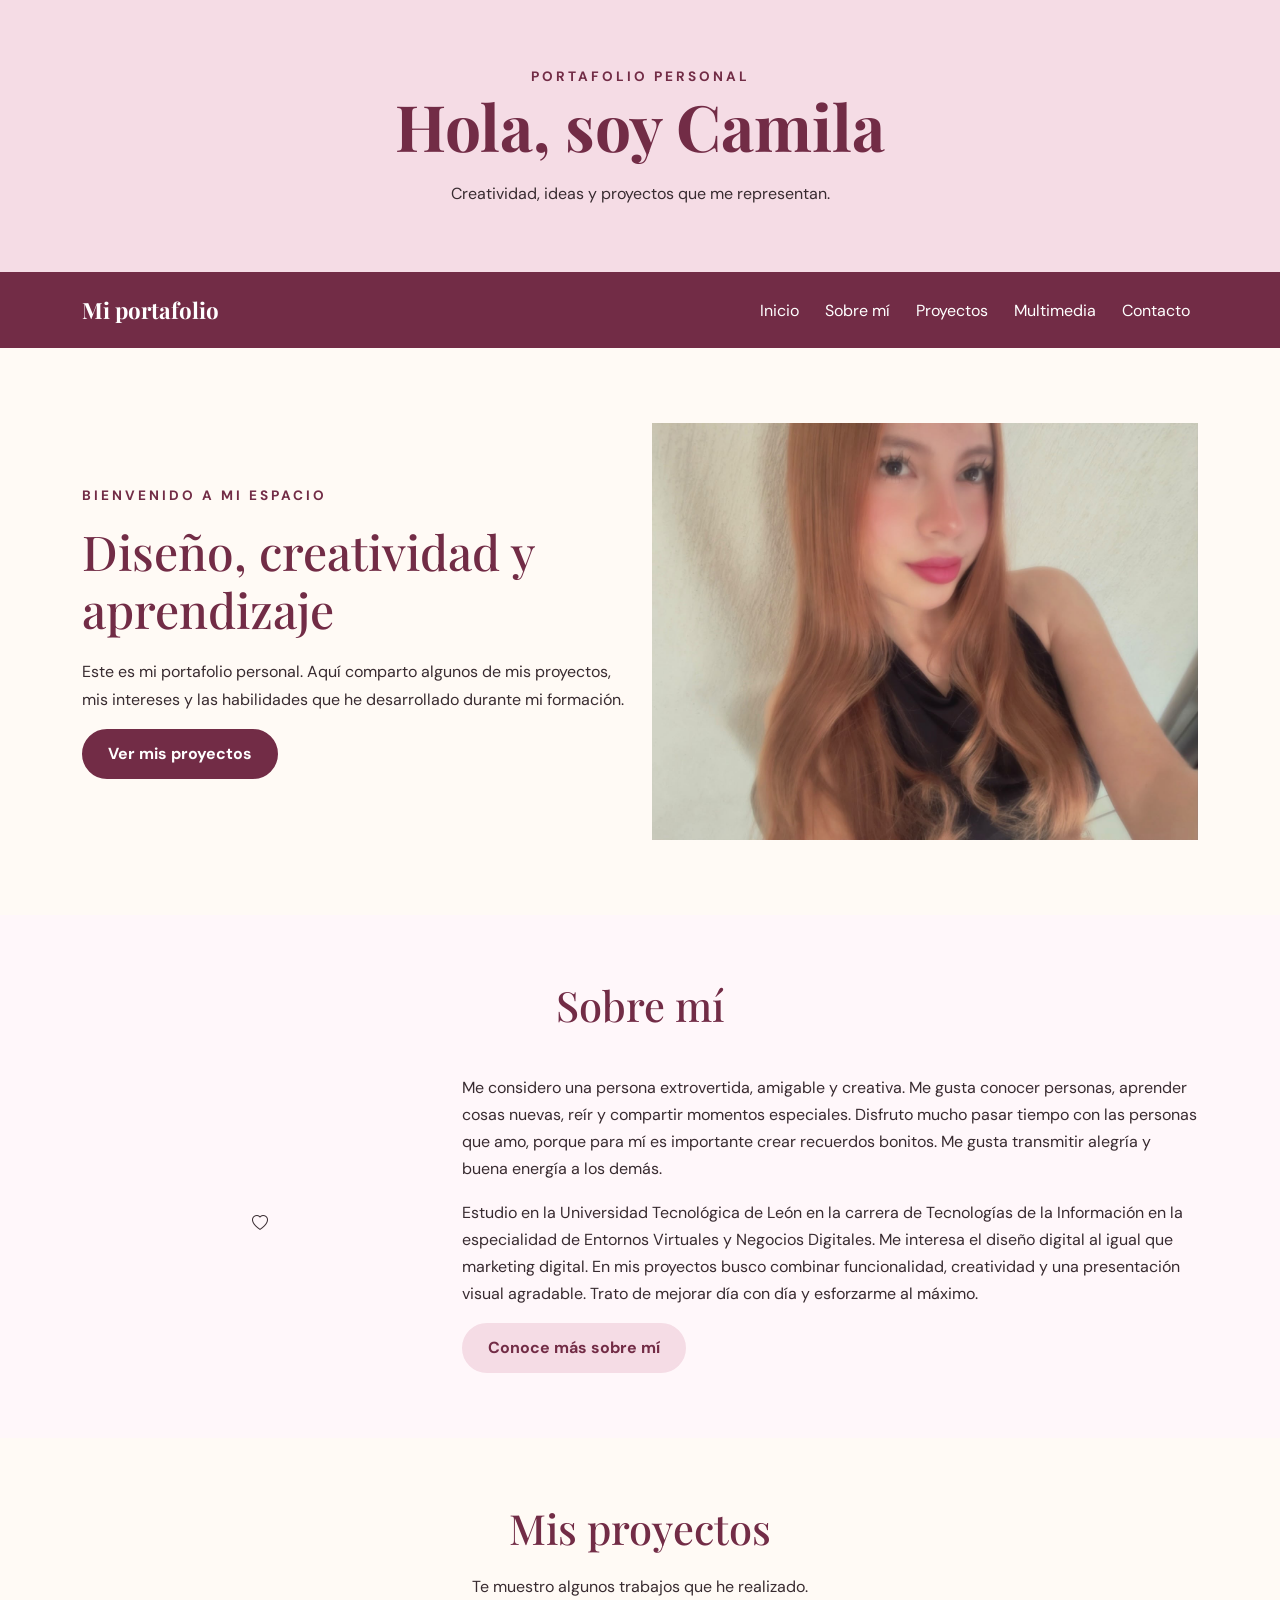
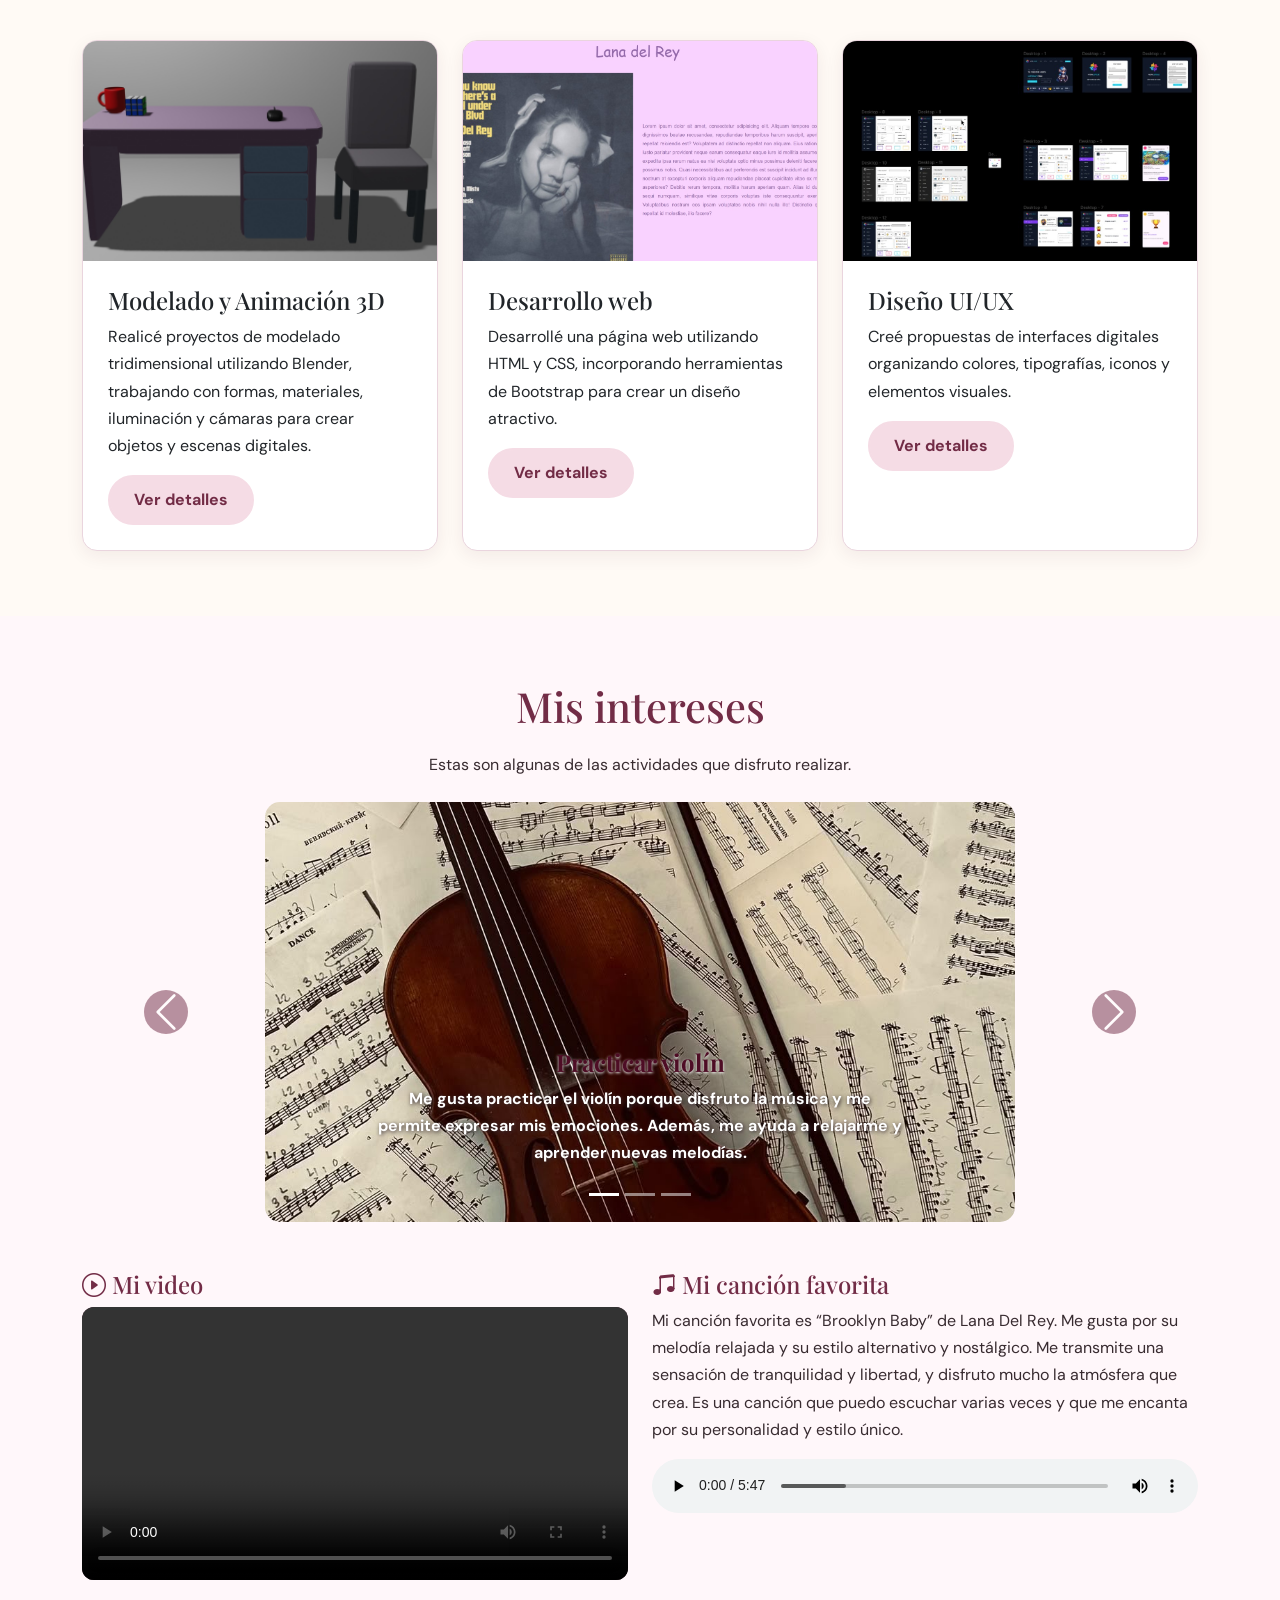
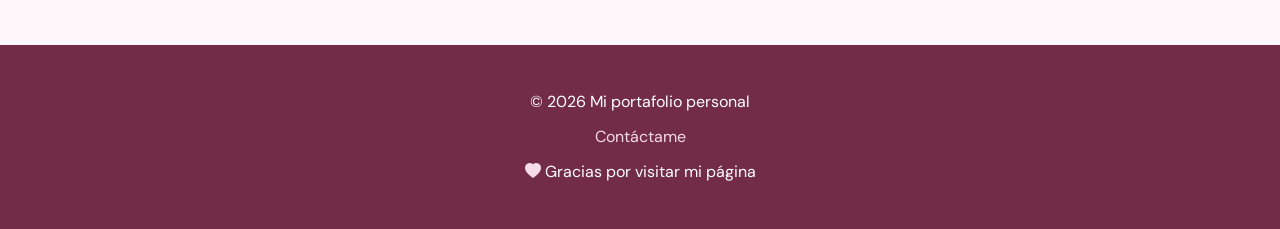
<file: index.html>
<!DOCTYPE html>
<html lang="es">
<head>
    <meta charset="UTF-8">
    <meta name="viewport" content="width=device-width, initial-scale=1.0">
    <meta name="author" content="Camila Palomino Vera">
    <meta name="description" content="Portafolio personal de diseño, proyectos y habilidades.">
    <meta name="keywords" content="portafolio, diseño, proyectos, HTML, CSS, Bootstrap">
    <title>Mi portafolio personal</title>
    <link rel="icon" href="imagenes/favicon.png" type="image/png">
    <link rel="preconnect" href="https://fonts.googleapis.com">
    <link href="https://fonts.googleapis.com/css2?family=DM+Sans:wght@400;500;700&family=Playfair+Display:wght@600;700&display=swap" rel="stylesheet">
    <link href="https://cdn.jsdelivr.net/npm/bootstrap@5.3.3/dist/css/bootstrap.min.css" rel="stylesheet">
    <link rel="stylesheet" href="https://cdn.jsdelivr.net/npm/bootstrap-icons@1.11.3/font/bootstrap-icons.min.css">
    <link rel="stylesheet" href="css/estilos.css">
</head>
<body>
    <header class="encabezado text-center">
        <p class="subtitulo">PORTAFOLIO PERSONAL</p>
        <h1>Hola, soy Camila</h1>
        <p>Creatividad, ideas y proyectos que me representan.</p>
    </header>
    <nav class="navbar navbar-expand-lg navbar-dark navegacion">
        <div class="container">
            <a class="navbar-brand" href="index.html">Mi portafolio</a>
            <button class="navbar-toggler" type="button"
                data-bs-toggle="collapse"
                data-bs-target="#menu"
                aria-controls="menu"
                aria-expanded="false"
                aria-label="Mostrar menú">
                <span class="navbar-toggler-icon"></span>
            </button>
            <div class="collapse navbar-collapse" id="menu">
                <ul class="navbar-nav ms-auto">
                    <li class="nav-item">
                        <a class="nav-link" href="#inicio">Inicio</a>
                    </li>
                    <li class="nav-item">
                        <a class="nav-link" href="#sobre-mi">Sobre mí</a>
                    </li>
                    <li class="nav-item">
                        <a class="nav-link" href="#proyectos">Proyectos</a>
                    </li>
                    <li class="nav-item">
                        <a class="nav-link" href="#multimedia">Multimedia</a>
                    </li>
                    <li class="nav-item">
                        <a class="nav-link" href="contacto.html">Contacto</a>
                    </li>
                </ul>
            </div>
        </div>
    </nav>
    <main>
        <section id="inicio" class="seccion-inicio container">
            <div class="row align-items-center g-4">
                <div class="col-md-6">
                    <p class="subtitulo">BIENVENIDO A MI ESPACIO</p>
                    <h2>Diseño, creatividad y aprendizaje</h2>
                    <p>
                        Este es mi portafolio personal. Aquí comparto algunos de mis proyectos, mis intereses y las habilidades que he desarrollado durante mi formación.
                    </p>
                    <a href="#proyectos" class="btn boton-principal">
                        Ver mis proyectos
                    </a>
                </div>
                <div class="col-md-6 text-center">
                    <img src="imagenes/perfil.jpg"
                        alt="Fotografía personal"
                        class="img-fluid imagen-perfil">
                </div>
            </div>
        </section>
        <section id="sobre-mi" class="seccion seccion-rosa">
            <div class="container">
                <h2 class="text-center">Sobre mí</h2>
                <div class="row align-items-center g-4 mt-3">
                    <div class="col-md-4 text-center">
                        <i class="bi bi-heart"></i>
                    </div>
                    <div class="col-md-8">
                        <p>
                            Me considero una persona extrovertida, amigable y creativa. Me gusta conocer personas, aprender cosas nuevas, reír y compartir momentos especiales. Disfruto mucho pasar tiempo con las personas que amo, porque para mí es importante crear recuerdos bonitos. Me gusta transmitir alegría y buena energía a los demás.
                        </p>
                        <p>
                            Estudio en la Universidad Tecnológica de León en la carrera de Tecnologías de la Información en la especialidad de Entornos Virtuales y Negocios Digitales. Me interesa el diseño digital al igual que marketing digital. En mis proyectos busco combinar funcionalidad, creatividad y una presentación visual agradable. Trato de mejorar día con día y esforzarme al máximo.
                        </p>
                        <button class="btn boton-secundario"
                            type="button"
                            data-bs-toggle="collapse"
                            data-bs-target="#masSobreMi"
                            aria-expanded="false"
                            aria-controls="masSobreMi">
                            Conoce más sobre mí
                        </button>
                        <div class="collapse mt-3" id="masSobreMi">
                            <div class="card card-body">
                                Disfruto aprender mediante la práctica, experimentar con diferentes estilos y mejorar mis habilidades en cada proyecto.
                            </div>
                        </div>
                    </div>
                </div>
            </div>
        </section>
        <section id="proyectos" class="seccion container">
            <h2 class="text-center">Mis proyectos</h2>
            <p class="text-center">
                Te muestro algunos trabajos que he realizado.
            </p>
            <div class="row g-4 mt-2">
                <div class="col-md-4">
                    <article class="card tarjeta h-100">
                        <img src="imagenes/proyecto1.jpg"
                            class="card-img-top"
                            alt="Proyecto de diseño gráfico">
                            <div class="card-body">
                            <h3 class="card-title">Modelado y Animación 3D</h3>
                            <p class="card-text">
                                Realicé proyectos de modelado tridimensional utilizando Blender, trabajando con formas, materiales, iluminación y cámaras para crear objetos y escenas digitales.
                            </p>
                            <button class="btn boton-secundario"
                                data-bs-toggle="modal"
                                data-bs-target="#modal1">
                                Ver detalles
                            </button>
                        </div>
                    </article>
                </div>
                <div class="col-md-4">
                    <article class="card tarjeta h-100">
                        <img src="imagenes/proyecto2.jpg"
                            class="card-img-top"
                            alt="Proyecto de diseño web">
                            <div class="card-body">
                            <h3 class="card-title">Desarrollo web</h3>
                            <p class="card-text">
                                Desarrollé una página web utilizando HTML y CSS, incorporando herramientas de Bootstrap para crear un diseño atractivo.
                            </p>
                            <button class="btn boton-secundario"
                                data-bs-toggle="modal"
                                data-bs-target="#modal2">
                                Ver detalles
                            </button>
                        </div>
                    </article>
                </div>
                <div class="col-md-4">
                    <article class="card tarjeta h-100">
                        <img src="imagenes/proyecto3.jpg"
                            class="card-img-top"
                            alt="Proyecto creativo">
                            <div class="card-body">
                            <h3 class="card-title">Diseño UI/UX</h3>
                            <p class="card-text">
                                Creé propuestas de interfaces digitales organizando colores, tipografías, iconos y elementos visuales.
                            </p>
                            <button class="btn boton-secundario"
                                data-bs-toggle="modal"
                                data-bs-target="#modal3">
                                Ver detalles
                            </button>
                        </div>
                    </article>
                </div>

            </div>
        </section>
        <div class="modal fade" id="modal1" tabindex="-1"
            aria-labelledby="tituloModal1" aria-hidden="true">
            <div class="modal-dialog modal-dialog-centered">
                <div class="modal-content">
                    <div class="modal-header">
                        <h2 class="modal-title fs-5" id="tituloModal1">
                            Modelado y Animación 3D
                        </h2>
                        <button type="button" class="btn-close"
                            data-bs-dismiss="modal" aria-label="Cerrar"></button>
                    </div>
                    <div class="modal-body">
                        Este trabajo me permitió desarrollar mi creatividad y mejorar mis habilidades de diseño en 3D.
                    </div>
                </div>
            </div>
        </div>
        <div class="modal fade" id="modal2" tabindex="-1"
            aria-labelledby="tituloModal2" aria-hidden="true">
            <div class="modal-dialog modal-dialog-centered">
                <div class="modal-content">
                    <div class="modal-header">
                        <h2 class="modal-title fs-5" id="tituloModal2">
                            Desarrollo web
                        </h2>
                        <button type="button" class="btn-close"
                            data-bs-dismiss="modal" aria-label="Cerrar"></button>
                    </div>
                    <div class="modal-body">
                        Este proyecto me permitió reforzar mis conocimientos de desarrollo web, diseño responsivo y estructura de páginas, combinando creatividad y funcionalidad en una misma propuesta.
                    </div>
                </div>
            </div>
        </div>
        <div class="modal fade" id="modal3" tabindex="-1"
            aria-labelledby="tituloModal3" aria-hidden="true">
            <div class="modal-dialog modal-dialog-centered">
                <div class="modal-content">
                    <div class="modal-header">
                        <h2 class="modal-title fs-5" id="tituloModal3">
                            Diseño UI/UX
                        </h2>
                        <button type="button" class="btn-close"
                            data-bs-dismiss="modal" aria-label="Cerrar"></button>
                    </div>
                    <div class="modal-body">
                        Mi objetivo fue desarrollar diseños atractivos, intuitivos y fáciles de utilizar, teniendo en cuenta las necesidades de los usuarios.
                    </div>
                </div>
            </div>
        </div>
        <section id="multimedia" class="seccion seccion-rosa">
    <div class="container">
        <h2 class="text-center">Mis intereses</h2>
        <p class="text-center mt-3">
            Estas son algunas de las actividades que disfruto realizar.
        </p>
        <div id="carruselHobbies"
             class="carousel slide mt-4"
             data-bs-ride="carousel">
             <div class="carousel-indicators">
                <button type="button"
                        data-bs-target="#carruselHobbies"
                        data-bs-slide-to="0"
                        class="active"
                        aria-current="true"
                        aria-label="Hobbie 1"></button>
                        <button type="button"
                        data-bs-target="#carruselHobbies"
                        data-bs-slide-to="1"
                        aria-label="Hobbie 2"></button>
                        <button type="button"
                        data-bs-target="#carruselHobbies"
                        data-bs-slide-to="2"
                        aria-label="Hobbie 3"></button>
            </div>
            <div class="carousel-inner carrusel-contenido">
                <div class="carousel-item active">
                    <img src="imagenes/hobbie1.jpg"
                         class="d-block w-100"
                         alt="Practicar violín">
                        <div class="carousel-caption">
                        <h3>Practicar violín</h3>
                        <p>Me gusta practicar el violín porque disfruto la música y me permite expresar mis emociones. Además, me ayuda a relajarme y aprender nuevas melodías.</p>
                    </div>
                </div>
                <div class="carousel-item">
                    <img src="imagenes/hobbie2.jpg"
                         class="d-block w-100"
                         alt="Hostess en eventos">
                         <div class="carousel-caption">
                        <h3>Hostess en eventos</h3>
                        <p>Me gusta trabajar como hostess en eventos porque disfruto convivir con las personas, conocer gente nueva y brindar una buena atención. Además, me permite desarrollar mis habilidades de comunicación y organización.</p>
                    </div>
                </div>
                <div class="carousel-item">
                    <img src="imagenes/hobbie3.jpg"
                         class="d-block w-100"
                         alt="Cine">
                         <div class="carousel-caption">
                        <h3>Cine</h3>
                        <p>Me gusta ir al cine porque me permite desconectarme de la rutina, disfrutar y conectar con las películas y pasar un buen rato con las personas que me acompañan.</p>
                    </div>
                </div>
            </div>
            <button class="carousel-control-prev"
                    type="button"
                    data-bs-target="#carruselHobbies"
                    data-bs-slide="prev"
                    aria-label="Hobby anterior">
                    <span class="carousel-control-prev-icon"></span>
            </button>
            <button class="carousel-control-next"
                    type="button"
                    data-bs-target="#carruselHobbies"
                    data-bs-slide="next"
                    aria-label="Siguiente hobby">
                    <span class="carousel-control-next-icon"></span>
            </button>
        </div>
                <div class="row g-4 mt-4">
                    <div class="col-md-6">
                        <h3><i class="bi bi-play-circle"></i> Mi video</h3>
                        <video controls class="multimedia">
                            <source src="media/video-portafolio.mp4"
                                type="video/mp4">
                        </video>
                    </div>
                    <div class="col-md-6">
                        <h3><i class="bi bi-music-note-beamed"></i> Mi canción favorita</h3>
                        <p>Mi canción favorita es “Brooklyn Baby” de Lana Del Rey. Me gusta por su melodía relajada y su estilo alternativo y nostálgico. Me transmite una sensación de tranquilidad y libertad, y disfruto mucho la atmósfera que crea. Es una canción que puedo escuchar varias veces y que me encanta por su personalidad y estilo único.</p>
                        <audio controls class="w-100">
                            <source src="media/audio-portafolio.mp3"
                                type="audio/mpeg">
                        </audio>
                    </div>
                </div>
            </div>
        </section>
    </main>
    <footer class="pie-pagina text-center">
        <p>© 2026 Mi portafolio personal</p>
        <a href="contacto.html">Contáctame</a>
        <p>
            <i class="bi bi-heart-fill"></i>
            Gracias por visitar mi página
        </p>
    </footer>
    <script src="https://cdn.jsdelivr.net/npm/bootstrap@5.3.3/dist/js/bootstrap.bundle.min.js"></script>
</body>
</html>
</file>
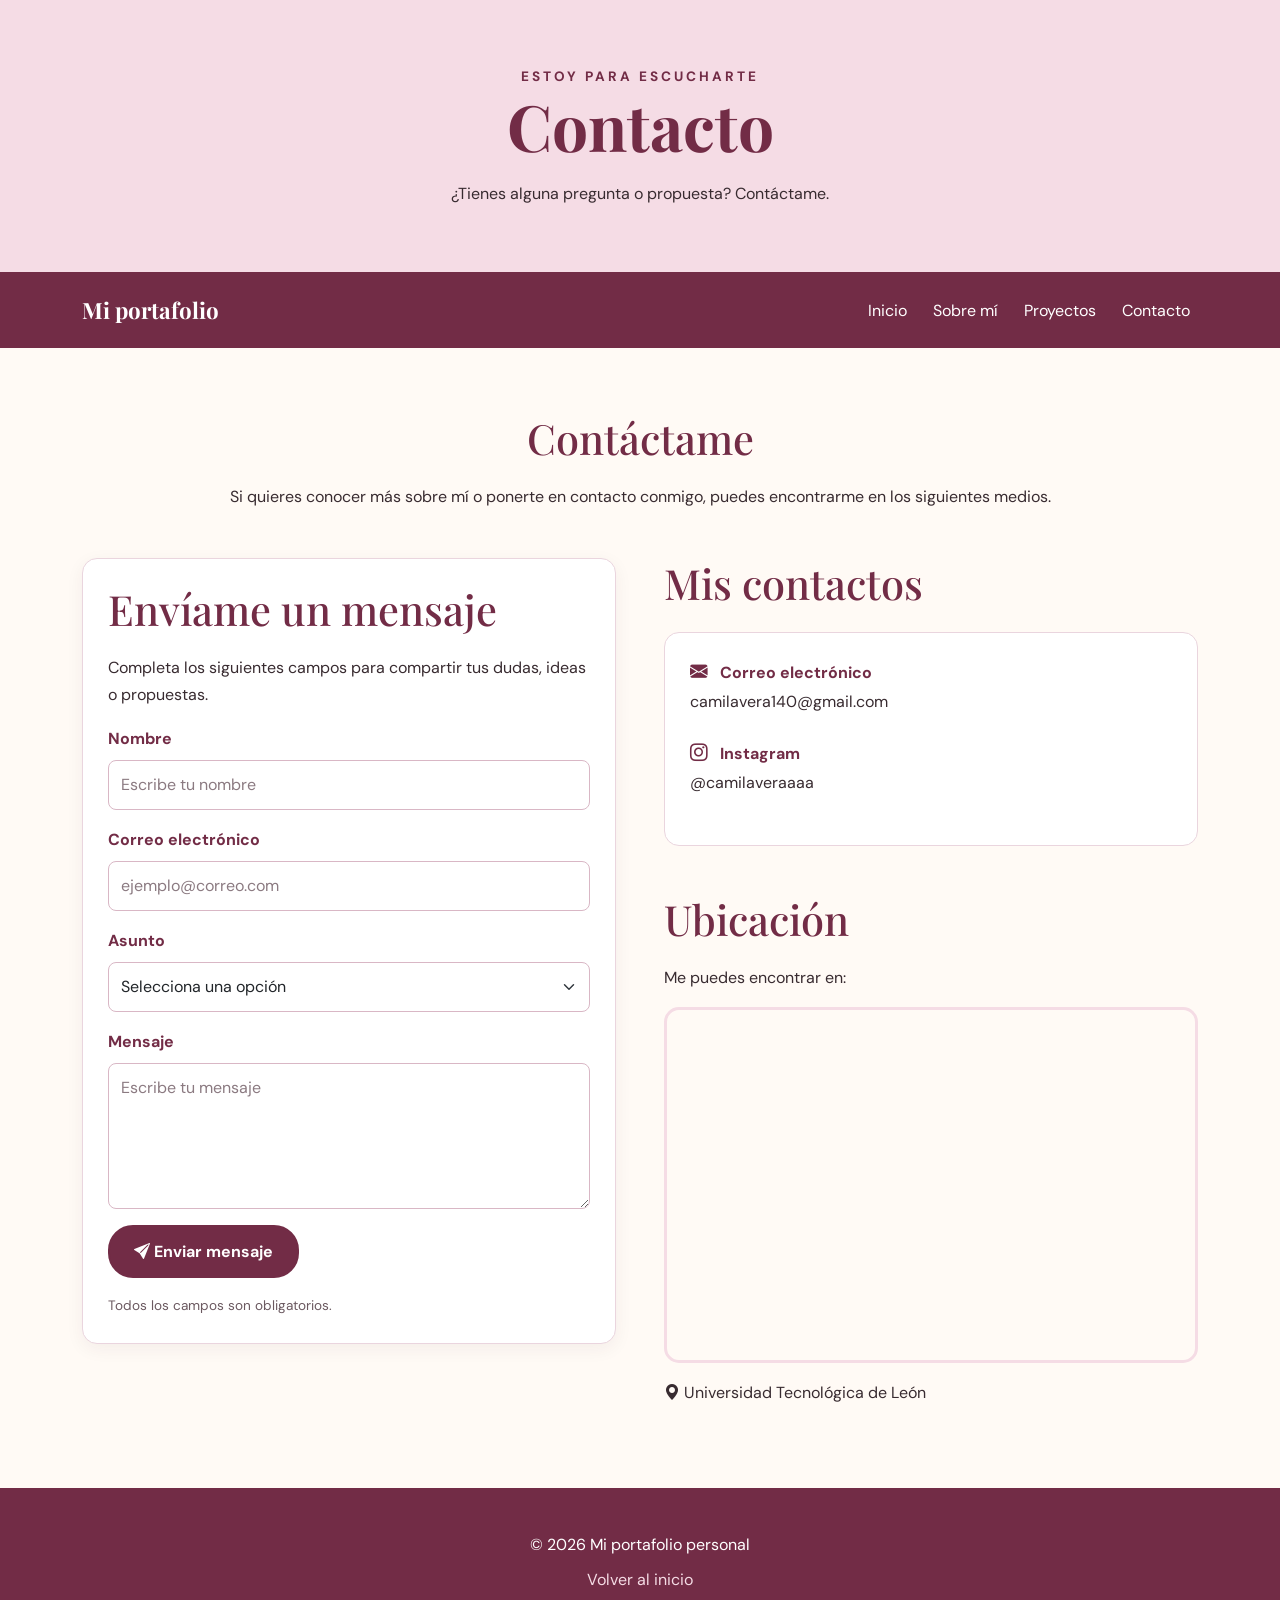
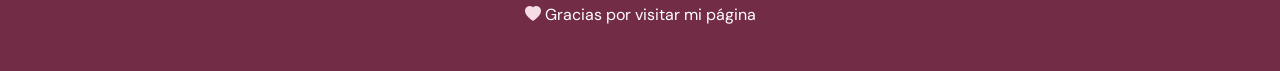
<file: contacto.html>
<!DOCTYPE html>
<html lang="es">
<head>
    <meta charset="UTF-8">
    <meta name="viewport" content="width=device-width, initial-scale=1.0">

    <meta name="author" content="Camila Palomino Vera">
    <meta name="description" content="Página de contacto del portafolio personal de Camila Palomino Vera.">
    <meta name="keywords" content="contacto, portafolio, diseño, proyectos">

    <title>Contacto - Mi portafolio</title>

    <link rel="icon" href="imagenes/favicon.png" type="image/png">

    <link rel="preconnect" href="https://fonts.googleapis.com">
    <link href="https://fonts.googleapis.com/css2?family=DM+Sans:wght@400;500;700&family=Playfair+Display:wght@600;700&display=swap" rel="stylesheet">

    <link href="https://cdn.jsdelivr.net/npm/bootstrap@5.3.3/dist/css/bootstrap.min.css" rel="stylesheet">
    <link rel="stylesheet" href="https://cdn.jsdelivr.net/npm/bootstrap-icons@1.11.3/font/bootstrap-icons.min.css">
    <link rel="stylesheet" href="css/estilos.css">
</head>

<body>

    <header class="encabezado encabezado-contacto text-center">
        <p class="subtitulo">ESTOY PARA ESCUCHARTE</p>
        <h1>Contacto</h1>
        <p>¿Tienes alguna pregunta o propuesta? Contáctame.</p>
    </header>

    <nav class="navbar navbar-expand-lg navbar-dark navegacion">
        <div class="container">

            <a class="navbar-brand" href="index.html">
                Mi portafolio
            </a>

            <button class="navbar-toggler" type="button"
                data-bs-toggle="collapse"
                data-bs-target="#menuContacto"
                aria-controls="menuContacto"
                aria-expanded="false"
                aria-label="Mostrar menú">

                <span class="navbar-toggler-icon"></span>
            </button>

            <div class="collapse navbar-collapse" id="menuContacto">
                <ul class="navbar-nav ms-auto">

                    <li class="nav-item">
                        <a class="nav-link" href="index.html">Inicio</a>
                    </li>

                    <li class="nav-item">
                        <a class="nav-link" href="index.html#sobre-mi">Sobre mí</a>
                    </li>

                    <li class="nav-item">
                        <a class="nav-link" href="index.html#proyectos">Proyectos</a>
                    </li>

                    <li class="nav-item">
                        <a class="nav-link active" href="contacto.html">Contacto</a>
                    </li>

                </ul>
            </div>
        </div>
    </nav>

    <main class="container seccion">

        <div class="text-center mb-5">
            <h2>Contáctame</h2>
            <p>
                Si quieres conocer más sobre mí o ponerte en contacto conmigo, puedes encontrarme en los siguientes medios.
            </p>
        </div>

        <div class="row g-5">
            <section class="col-lg-6" aria-labelledby="tituloFormulario">
                <div class="contacto">
                    <h2 id="tituloFormulario">Envíame un mensaje</h2>
                    <p>
                        Completa los siguientes campos para compartir tus dudas, ideas o propuestas.
                    </p>
                    <form action="#" method="post">
                        <div class="mb-3">
                            <label for="nombre" class="contacto-label">
                                Nombre
                            </label>
                            <input type="text"
                                class="form-control contacto-control"
                                id="nombre"
                                name="nombre"
                                placeholder="Escribe tu nombre"
                                required>
                        </div>
                        <div class="mb-3">
                            <label for="correo" class="contacto-label">
                                Correo electrónico
                            </label>
                            <input type="email"
                                class="form-control contacto-control"
                                id="correo"
                                name="correo"
                                placeholder="ejemplo@correo.com"
                                required>
                        </div>
                        <div class="mb-3">
                            <label for="asunto" class="contacto-label">
                                Asunto
                            </label>
                            <select class="form-select contacto-control"
                                id="asunto"
                                name="asunto"
                                required>
                                <option value="">Selecciona una opción</option>
                                <option value="proyecto">Proyecto</option>
                                <option value="informacion">Información</option>
                                <option value="colaboracion">Colaboración</option>
                                <option value="otro">Otro</option>
                            </select>
                        </div>
                        <div class="mb-3">
                            <label for="mensaje" class="contacto-label">
                                Mensaje
                            </label>
                            <textarea class="form-control contacto-control"
                                id="mensaje"
                                name="mensaje"
                                rows="5"
                                placeholder="Escribe tu mensaje"
                                required></textarea>
                        </div>
                        <button type="submit" class="boton-principal">
                            <i class="bi bi-send-fill"></i>
                            Enviar mensaje
                        </button>
                        <p class="texto-ayuda mt-3 mb-0">
                            Todos los campos son obligatorios.
                        </p>
                    </form>
                </div>
            </section>
            <div class="col-lg-6">
                <section class="mb-5" aria-labelledby="tituloContactos">
                    <h2 id="tituloContactos">Mis contactos</h2>
                    <div class="contactos mt-4">
                        <div class="mb-4">
                            <i class="bi bi-envelope-fill"></i>
                            <strong>Correo electrónico</strong>
                            <p class="mb-0">camilavera140@gmail.com</p>
                        </div>
                        <div class="mb-4">
                            <i class="bi bi-instagram"></i>
                            <strong>Instagram</strong>
                            <p class="mb-0">@camilaveraaaa</p>
                        </div>
                    </div>
                </section>
                <section aria-labelledby="tituloMapa">
                    <h2 id="tituloMapa">Ubicación</h2>
                    <p>Me puedes encontrar en:</p>
                    <div class="mapa-contenedor">
                        <iframe
                            src="https://www.google.com/maps/embed?pb=!1m18!1m12!1m3!1d29781.062373341058!2d-101.61620014148245!3d21.087323456879158!2m3!1f0!2f0!3f0!3m2!1i1024!2i768!4f13.1!3m3!1m2!1s0x842b963652f40f0d%3A0xa7d88da0ad8eff8a!2sUniversidad%20Tecnol%C3%B3gica%20de%20Le%C3%B3n!5e0!3m2!1ses-419!2smx!4v1792912538231!5m2!1ses-419!2smx"
                            title="Ubicación de la Universidad Tecnológica de León"
                            loading="lazy"
                            referrerpolicy="strict-origin-when-cross-origin"
                            allowfullscreen>
                        </iframe>
                    </div>
                    <p class="mt-3">
                        <i class="bi bi-geo-alt-fill"></i>
                        Universidad Tecnológica de León
                    </p>
                </section>
            </div>
        </div>
    </main>
    <footer class="pie-pagina text-center">
        <p>© 2026 Mi portafolio personal</p>
        <a href="index.html">Volver al inicio</a>
        <p>
            <i class="bi bi-heart-fill"></i>
            Gracias por visitar mi página
        </p>
    </footer>
    <script src="https://cdn.jsdelivr.net/npm/bootstrap@5.3.3/dist/js/bootstrap.bundle.min.js"></script>
</body>
</html>
</file>
<file: css/estilos.css>
:root {
    --color-rosa: #f5dce5;
    --color-rosa-claro: #fff7fa;
    --color-vino: #722c46;
    --color-vino-oscuro: #4b1d30;
    --color-crema: #fffaf5;
    --color-texto: #382b30;

    --fuente-titulos: "Playfair Display", serif;
    --fuente-texto: "DM Sans", sans-serif;
}

* {
    box-sizing: border-box;
}

html {
    scroll-behavior: smooth;
    scroll-padding-top: 20px;
}

body {
    margin: 0;
    background-color: var(--color-crema);
    color: var(--color-texto);
    font-family: var(--fuente-texto);
    line-height: 1.7;
}

h1,
h2,
h3,
h4 {
    font-family: var(--fuente-titulos);
    color: var(--color-vino);
}

h1 {
    font-size: clamp(2.3rem, 6vw, 4rem);
    font-weight: 700;
}

h2 {
    font-size: clamp(1.8rem, 4vw, 2.6rem);
    margin-bottom: 20px;
}

h3 {
    font-size: 1.5rem;
}

p {
    margin-bottom: 16px;
}

img {
    max-width: 100%;
}

.encabezado {
    background-color: var(--color-rosa);
    padding: 65px 20px;
}

.encabezado h1 {
    margin-bottom: 15px;
}

.encabezado p {
    margin-bottom: 0;
}

.subtitulo {
    color: var(--color-vino);
    font-size: 0.85rem;
    font-weight: 700;
    letter-spacing: 3px;
}

.navegacion {
    background-color: var(--color-vino);
    padding: 14px 0;
}

.navegacion .navbar-brand {
    color: white;
    font-family: var(--fuente-titulos);
    font-size: 1.4rem;
    font-weight: 700;
}

.navegacion .nav-link {
    color: white;
    margin-left: 10px;
    transition: color 0.3s ease;
}

.navegacion .nav-link:hover,
.navegacion .nav-link:focus {
    color: var(--color-rosa);
}

.seccion-inicio {
    padding-top: 75px;
    padding-bottom: 75px;
}

.seccion-inicio h2 {
    font-size: clamp(2rem, 4vw, 3rem);
}

.imagen-perfil {
    border: none;
    outline: none;
    box-shadow: none;
}

.seccion {
    padding-top: 65px;
    padding-bottom: 65px;
}

.seccion-rosa {
    background-color: var(--color-rosa-claro);
    padding-top: 65px;
    padding-bottom: 65px;
}

.boton-principal,
.boton-secundario {
    display: inline-block;
    border-radius: 25px;
    padding: 11px 24px;
    font-weight: 700;
    transition:
        background-color 0.3s ease,
        transform 0.3s ease;
}

.boton-principal {
    background-color: var(--color-vino);
    color: white;
    border: 2px solid var(--color-vino);
}

.boton-principal:hover {
    background-color: var(--color-vino-oscuro);
    color: white;
    border-color: var(--color-vino-oscuro);
    transform: translateY(-2px);
}

.boton-secundario {
    background-color: var(--color-rosa);
    color: var(--color-vino);
    border: 2px solid var(--color-rosa);
}

.boton-secundario:hover {
    background-color: var(--color-vino);
    color: white;
    border-color: var(--color-vino);
}

.icono-grande {
    color: var(--color-vino);
    font-size: 8rem;
}

.bi-heart-fill {
    color: var(--color-rosa);
}

.tarjeta {
    overflow: hidden;
    border: 1px solid #ead5de;
    border-radius: 15px;
    background-color: white;
    box-shadow: 0 5px 18px rgba(75, 29, 48, 0.07);
    transition:
        transform 0.3s ease,
        box-shadow 0.3s ease;
}

.tarjeta:hover {
    transform: translateY(-5px);
    box-shadow: 0 12px 25px rgba(75, 29, 48, 0.13);
}

.tarjeta .card-img-top {
    width: 100%;
    height: 220px;
    object-fit: cover;
}

.tarjeta .card-body {
    padding: 25px;
}

.tarjeta .card-title {
    font-size: 1.5rem;
}

.modal-content {
    background-color: var(--color-crema);
    border: 1px solid var(--color-rosa);
    border-radius: 15px;
}

.modal-header {
    border-bottom-color: var(--color-rosa);
}

.card-body {
    border-radius: 10px;
}

.carrusel-contenido {
    max-width: 750px;
    margin: 0 auto;
    overflow: hidden;
    border-radius: 15px;
}

.carrusel-contenido img {
    width: 100%;
    height: 420px;
    object-fit: cover;
}

#carruselHobbies .carousel-caption h3 {
    color: #4e0d25;
    font-weight: 700;
    text-align: center;
    text-shadow: 0 1px 3px #ffffff;
}

#carruselHobbies .carousel-caption p {
    color: #ffffff;
    font-weight: 700;
    text-align: center;
    text-shadow: 1px 1px 4px #382b30;
}

.carousel-control-prev-icon,
.carousel-control-next-icon {
    background-color: var(--color-vino);
    border-radius: 50%;
    padding: 22px;
}

.multimedia {
    display: block;
    width: 100%;
    max-height: 350px;
    background-color: var(--color-vino-oscuro);
    border-radius: 12px;
}

audio {
    accent-color: var(--color-vino);
}

.contacto {
    padding: 25px;
    background-color: white;
    border: 1px solid #ead5de;
    border-radius: 15px;
    box-shadow: 0 5px 18px rgba(75, 29, 48, 0.06);
}

.contacto-label {
    display: block;
    color: var(--color-vino);
    font-weight: 700;
    margin-bottom: 8px;
}

.contacto-control {
    width: 100%;
    padding: 12px;
    border: 1px solid #d9b7c5;
    border-radius: 8px;
    font-family: var(--fuente-texto);
}

.contacto-control:focus {
    border-color: var(--color-vino);
    box-shadow: 0 0 0 0.2rem rgba(114, 44, 70, 0.15);
    outline: none;
}

.contacto-control::placeholder {
    color: #8b7a81;
}

.texto-ayuda {
    font-size: 0.85rem;
    color: #6b5960;
}

.contactos {
    padding: 25px;
    background-color: white;
    border: 1px solid #ead5de;
    border-radius: 15px;
}

.contactos i {
    color: var(--color-vino);
    margin-right: 8px;
    font-size: 1.1rem;
}

.contactos strong {
    color: var(--color-vino);
}

.contactos p {
    overflow-wrap: anywhere;
}

.mapa-contenedor {
    width: 100%;
    overflow: hidden;
    border-radius: 15px;
    border: 3px solid var(--color-rosa);
}

.mapa-contenedor iframe {
    display: block;
    width: 100%;
    height: 350px;
    border: 0;
}

.pie-pagina {
    padding: 35px 20px;
    background-color: var(--color-vino);
    color: white;
}

.pie-pagina p {
    margin: 8px 0;
}

.pie-pagina a {
    color: var(--color-rosa);
    text-decoration: none;
}

.pie-pagina a:hover {
    text-decoration: underline;
}

@media (max-width: 768px) {

    .encabezado {
        padding: 45px 18px;
    }

    .seccion-inicio,
    .seccion,
    .seccion-rosa {
        padding-top: 45px;
        padding-bottom: 45px;
    }

    .imagen-perfil {
        height: 300px;
        max-width: 320px;
    }

    .carrusel-contenido img {
        height: 280px;
    }

    .navegacion .nav-link {
        margin-left: 0;
        padding: 10px 0;
    }

    .mapa-contenedor iframe {
        height: 300px;
    }
}
</file>
